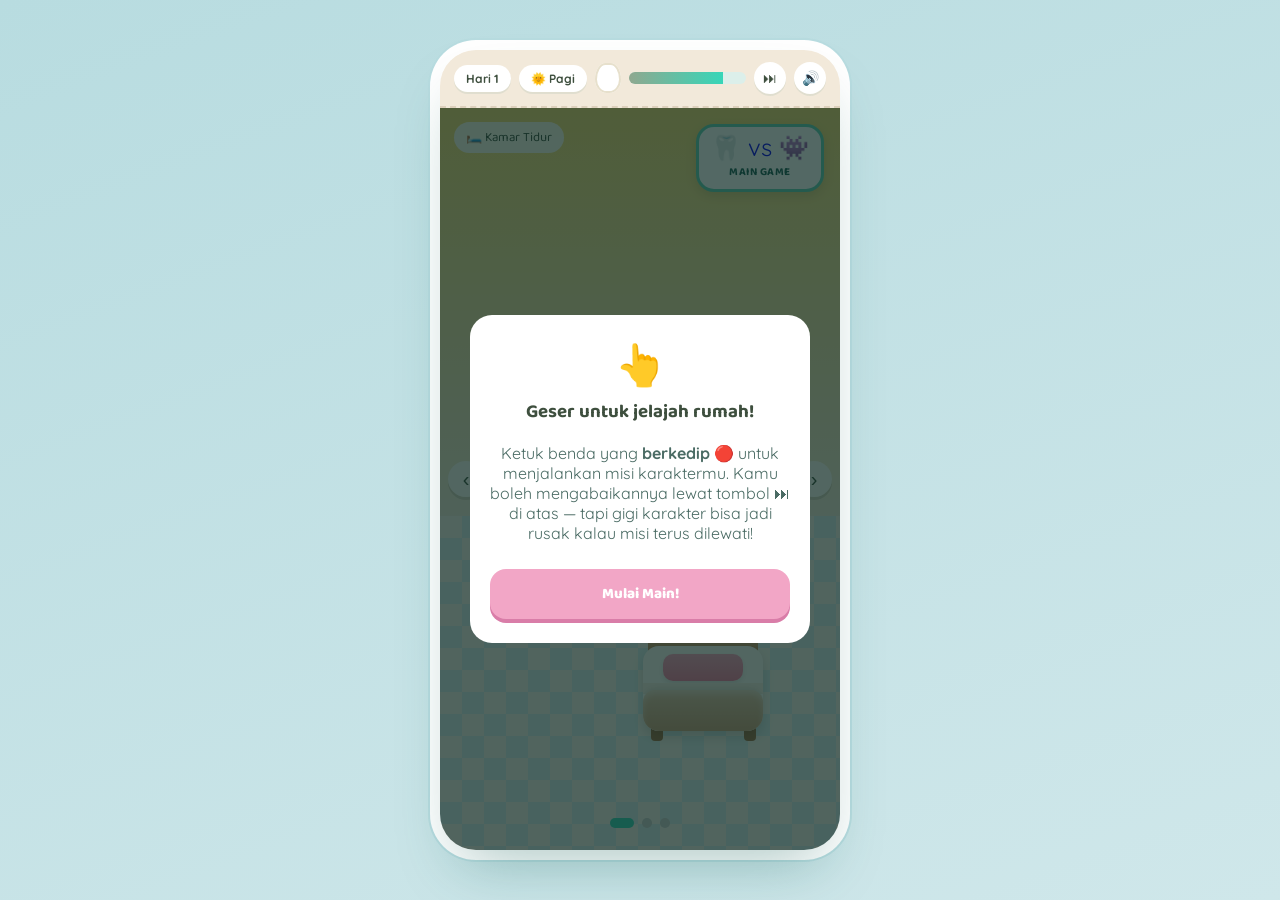
<file: index.html>
<!DOCTYPE html>
<html lang="id">
<head>
  <meta charset="UTF-8">
  <meta name="viewport" content="width=device-width, initial-scale=1.0">
  <title>Gogi - teman gigi mu</title>
  <link rel="preconnect" href="https://fonts.googleapis.com">
  <link href="https://fonts.googleapis.com/css2?family=Baloo+2:wght@600;700;800&family=Quicksand:wght@600;700&display=swap" rel="stylesheet">
  <link rel="stylesheet" href="style.css">
</head>
<body>

   <script src="script.js"></script>
  <script src="audio.js"></script>
  
<style>
  /* Layout Dasar Carousel Rumah */
  .stage {
    position: relative;
    width: 100%;
    max-width: 420px;
    margin: 0 auto;
    overflow: hidden;
  }

  .room-track {
    display: flex;
    width: 100%;
    overflow-x: auto;
    scroll-behavior: smooth;
    scroll-snap-type: x mandatory;
    -webkit-overflow-scrolling: touch;
    scrollbar-width: none; /* Sembunyikan scrollbar Firefox */
  }

  .room-track::-webkit-scrollbar {
    display: none; /* Sembunyikan scrollbar Chrome/Safari */
  }

  .room {
    flex: 0 0 100%;
    width: 100%;
    min-width: 100%;
    scroll-snap-align: start;
    scroll-snap-stop: always;
    position: relative;
    box-sizing: border-box;
  }

  .nav-arrow {
    position: absolute;
    top: 50%;
    transform: translateY(-50%);
    z-index: 10;
    background: rgba(255, 255, 255, 0.8);
    border: none;
    border-radius: 50%;
    width: 36px;
    height: 36px;
    font-size: 20px;
    cursor: pointer;
  }
  .nav-arrow.left { left: 8px; }
  .nav-arrow.right { right: 8px; }

  .room-dots {
    display: flex;
    justify-content: center;
    gap: 8px;
    margin-top: 8px;
  }
  .dot {
    width: 10px;
    height: 10px;
    border-radius: 50%;
    background: #ccc;
    transition: background 0.3s;
  }
  .dot.active {
    background: #37D6B8;
  }
</style>
</head>
<body>

<div class="frame">
  <div class="hud">
    <div class="hud-pill" id="dayPill">Hari 1</div>
    <div class="hud-pill" id="periodPill">🌞 Pagi</div>
    <div class="gigi-meter">
      <div class="gigi-tooth" id="gigiTooth"></div>
      <div class="gigi-track"><div class="gigi-fill" id="gigiFill"></div></div>
    </div>
    <button class="skip-btn" onclick="skipCurrentStage()" title="Lewati misi ini">⏭</button>
     <button class="skip-btn" id="muteBtn" onclick="toggleMute()" title="Suara & narasi">🔊</button>
  </div>

  <div class="stage">
    <div class="room-track" id="roomTrack">

      <!-- KAMAR TIDUR -->
      <div class="room" data-room="kamar">
        <a href="games/index.html" class="game-shortcut" title="Main Mini Game Gigi vs Bakteri!">
          <span class="icon">🦷 vs 👾</span>
          <span class="label">Main Game</span>
        </a>
        <div class="sky pagi" data-sky></div>
        <div class="floor"></div>
        <div class="room-label">🛏️ Kamar Tidur</div>
        <div class="room-bubble" id="kamarBubble">Belum ngantuk~</div>
        <div class="room-char" title="Toothless">
          <svg viewBox="0 0 100 100" width="80" height="80" class="toothless-svg">
            <path d="M 25 35 Q 10 15 30 25" fill="#2b2d35" />
            <path d="M 75 35 Q 90 15 70 25" fill="#2b2d35" />
            <path d="M 20 40 Q 8 30 22 35" fill="#2b2d35" />
            <path d="M 80 40 Q 92 30 78 35" fill="#2b2d35" />
            <path d="M 30 75 Q 10 85 20 92 Q 35 88 38 78" fill="#2b2d35" />
            <ellipse cx="50" cy="68" rx="22" ry="20" fill="#343740" />
            <ellipse cx="38" cy="82" rx="7" ry="10" fill="#2b2d35" />
            <ellipse cx="62" cy="82" rx="7" ry="10" fill="#2b2d35" />
            <ellipse cx="50" cy="42" rx="30" ry="22" fill="#343740" />
            <ellipse cx="36" cy="38" rx="8" ry="10" fill="#76e041" />
            <ellipse cx="64" cy="38" rx="8" ry="10" fill="#76e041" />
            <ellipse cx="37" cy="38" rx="3" ry="7" fill="#15200b" />
            <ellipse cx="63" cy="38" rx="3" ry="7" fill="#15200b" />
            <circle cx="34" cy="34" r="2" fill="#ffffff" />
            <circle cx="60" cy="34" r="2" fill="#ffffff" />
            <path d="M 38 52 Q 50 62 62 52" fill="#1a1b20" stroke="#2b2d35" stroke-width="1" />
            <polygon points="41,52 43,55 45,52" fill="#ffffff" />
            <polygon points="46,52 48,56 50,52" fill="#ffffff" />
            <polygon points="50,52 52,56 54,52" fill="#ffffff" />
            <polygon points="55,52 57,55 59,52" fill="#ffffff" />
          </svg>
        </div>
        <div class="obj" id="objBed" onclick="tapBed()">
          <div class="badge-bang">!</div>
          <div class="custom-bed">
            <div class="headboard"></div>
            <div class="mattress">
              <div class="pillow-pink"></div>
              <div class="sheet"></div>
              <div class="blanket-brown"></div>
            </div>
            <div class="bed-legs">
              <div class="leg left"></div>
              <div class="leg right"></div>
            </div>
          </div>
        </div>
      </div>

 <!-- DAPUR -->
<div class="room" data-room="dapur">
  <div class="sky pagi" data-sky></div>
  <div class="floor"></div>
  <div class="room-label">🍽️ Dapur</div>
  <div class="room-bubble" id="dapurBubble">Belum lapar~</div>
  
  <!-- KARAKTER DUDUK DI LANTAI/SAMPING MEJA -->
  <div class="room-char"> 
    <svg viewBox="0 0 100 100" width="80" height="80" class="toothless-svg">
      <path d="M 25 35 Q 10 15 30 25" fill="#2b2d35" />
      <path d="M 75 35 Q 90 15 70 25" fill="#2b2d35" />
      <path d="M 20 40 Q 8 30 22 35" fill="#2b2d35" />
      <path d="M 80 40 Q 92 30 78 35" fill="#2b2d35" />
      <path d="M 30 75 Q 10 85 20 92 Q 35 88 38 78" fill="#2b2d35" />
      <ellipse cx="50" cy="68" rx="22" ry="20" fill="#343740" />
      <ellipse cx="38" cy="82" rx="7" ry="10" fill="#2b2d35" />
      <ellipse cx="62" cy="82" rx="7" ry="10" fill="#2b2d35" />
      <ellipse cx="50" cy="42" rx="30" ry="22" fill="#343740" />
      <ellipse cx="36" cy="38" rx="8" ry="10" fill="#76e041" />
      <ellipse cx="64" cy="38" rx="8" ry="10" fill="#76e041" />
      <ellipse cx="37" cy="38" rx="3" ry="7" fill="#15200b" />
      <ellipse cx="63" cy="38" rx="3" ry="7" fill="#15200b" />
      <circle cx="34" cy="34" r="2" fill="#ffffff" />
      <circle cx="60" cy="34" r="2" fill="#ffffff" />
      <path d="M 38 52 Q 50 62 62 52" fill="#1a1b20" stroke="#2b2d35" stroke-width="1" />
      <polygon points="41,52 43,55 45,52" fill="#ffffff" />
      <polygon points="46,52 48,56 50,52" fill="#ffffff" />
      <polygon points="50,52 52,56 54,52" fill="#ffffff" />
      <polygon points="55,52 57,55 59,52" fill="#ffffff" />
    </svg>
  </div>

  <!-- MEJA UTAMA -->
  <div class="obj" id="objTable">
    <div class="badge-bang">!</div>
    <div class="table" id="foodTable"></div>
  </div>
</div>

      <!-- KAMAR MANDI -->
      <div class="room" data-room="mandi">
        <div class="sky pagi" data-sky></div>
        <div class="floor"></div>
        <div class="room-label">🚿 Kamar Mandi</div>
        <div class="room-bubble" id="mandiBubble">Gigi masih bersih~</div>
        <div class="room-char"><svg viewBox="0 0 100 100" width="80" height="80" class="toothless-svg">
            <path d="M 25 35 Q 10 15 30 25" fill="#2b2d35" />
            <path d="M 75 35 Q 90 15 70 25" fill="#2b2d35" />
            <path d="M 20 40 Q 8 30 22 35" fill="#2b2d35" />
            <path d="M 80 40 Q 92 30 78 35" fill="#2b2d35" />
            <path d="M 30 75 Q 10 85 20 92 Q 35 88 38 78" fill="#2b2d35" />
            <ellipse cx="50" cy="68" rx="22" ry="20" fill="#343740" />
            <ellipse cx="38" cy="82" rx="7" ry="10" fill="#2b2d35" />
            <ellipse cx="62" cy="82" rx="7" ry="10" fill="#2b2d35" />
            <ellipse cx="50" cy="42" rx="30" ry="22" fill="#343740" />
            <ellipse cx="36" cy="38" rx="8" ry="10" fill="#76e041" />
            <ellipse cx="64" cy="38" rx="8" ry="10" fill="#76e041" />
            <ellipse cx="37" cy="38" rx="3" ry="7" fill="#15200b" />
            <ellipse cx="63" cy="38" rx="3" ry="7" fill="#15200b" />
            <circle cx="34" cy="34" r="2" fill="#ffffff" />
            <circle cx="60" cy="34" r="2" fill="#ffffff" />
            <path d="M 38 52 Q 50 62 62 52" fill="#1a1b20" stroke="#2b2d35" stroke-width="1" />
            <polygon points="41,52 43,55 45,52" fill="#ffffff" />
            <polygon points="46,52 48,56 50,52" fill="#ffffff" />
            <polygon points="50,52 52,56 54,52" fill="#ffffff" />
            <polygon points="55,52 57,55 59,52" fill="#ffffff" />
          </svg></div>
        <div class="obj" id="objBrush" onclick="tapBrush()">
          <div class="badge-bang">!</div>
          <div class="sinkwrap">
            <div class="mirror"><svg viewBox="0 0 100 100" width="80" height="80" class="toothless-svg">
            <path d="M 25 35 Q 10 15 30 25" fill="#2b2d35" />
            <path d="M 75 35 Q 90 15 70 25" fill="#2b2d35" />
            <path d="M 20 40 Q 8 30 22 35" fill="#2b2d35" />
            <path d="M 80 40 Q 92 30 78 35" fill="#2b2d35" />
            <path d="M 30 75 Q 10 85 20 92 Q 35 88 38 78" fill="#2b2d35" />
            <ellipse cx="50" cy="68" rx="22" ry="20" fill="#343740" />
            <ellipse cx="38" cy="82" rx="7" ry="10" fill="#2b2d35" />
            <ellipse cx="62" cy="82" rx="7" ry="10" fill="#2b2d35" />
            <ellipse cx="50" cy="42" rx="30" ry="22" fill="#343740" />
            <ellipse cx="36" cy="38" rx="8" ry="10" fill="#76e041" />
            <ellipse cx="64" cy="38" rx="8" ry="10" fill="#76e041" />
            <ellipse cx="37" cy="38" rx="3" ry="7" fill="#15200b" />
            <ellipse cx="63" cy="38" rx="3" ry="7" fill="#15200b" />
            <circle cx="34" cy="34" r="2" fill="#ffffff" />
            <circle cx="60" cy="34" r="2" fill="#ffffff" />
            <path d="M 38 52 Q 50 62 62 52" fill="#1a1b20" stroke="#2b2d35" stroke-width="1" />
            <polygon points="41,52 43,55 45,52" fill="#ffffff" />
            <polygon points="46,52 48,56 50,52" fill="#ffffff" />
            <polygon points="50,52 52,56 54,52" fill="#ffffff" />
            <polygon points="55,52 57,55 59,52" fill="#ffffff" />
          </svg></div>
            <div class="sink"><div class="brushcup">🪥</div></div>
          </div>
        </div>
      </div>

    </div>
<!-- Tombol Navigasi Panah -->
<button class="nav-arrow left" onclick="scrollRoom(-1)">‹</button>
<button class="nav-arrow right" onclick="scrollRoom(1)">›</button>

<!-- Indikator Dots (Sudah Bersih Tanpa Dot Pink) -->
<div class="room-dots" id="roomDots">
  <div class="dot active" data-i="0" onclick="goToRoom(0)"></div>
  <div class="dot" data-i="1" onclick="goToRoom(1)"></div>
  <div class="dot" data-i="2" onclick="goToRoom(2)"></div>
</div>

     <!-- MODALS -->
    <div class="modal-backdrop" id="modalBrush">
      <div class="modal-card">
        <h3>Sikat Gigi 🪥</h3>
        <p class="sub">Gerakkan sikat memutar lembut ke seluruh gigi, 4-5 kali di tiap bagian ✨</p>
        <div class="progress-track"><div class="progress-fill" id="brushFill"></div></div>
        <div class="mouth" id="brushMouth"></div>
        <div class="info-bubble" id="brushInfoCard">
          <b>Tahukah kamu?</b> Ini namanya <b>teknik Fone's</b> — cara sikat gigi termudah untuk yang baru belajar. Kalau sudah lancar, kamu bisa coba <b>teknik modifikasi Bass</b>: sikat dimiringkan ke arah gusi supaya sisa makanan di sela gigi ikut terangkat.
        </div>
        <button class="btn" id="brushDoneBtn" disabled onclick="closeBrush()">Selesai</button>
      </div>
    </div>

    <div class="modal-backdrop" id="modalQuiz">
      <div class="modal-card">
        <div class="quiz-progress" id="quizProgress">Soal 1 dari 5</div>
        <h3 id="quizQ" style="font-size:15px;"></h3>
        <div id="quizOpts"></div>
        <button class="btn" id="quizNextBtn" style="display:none;" onclick="nextQuizQuestion()">Lanjut</button>
      </div>
    </div>

    <div class="modal-backdrop" id="modalDay">
      <div class="modal-card">
        <h3 id="dayDoneLabel">Hari 1 Selesai! 🌟</h3>
        <div style="font-size:48px; margin:6px 0;">😴</div>
        <div class="stat-row">
          <div class="stat"><b id="quizScoreLabel">0/5</b><span>Jawaban benar</span></div>
          <div class="stat"><b id="gigiScoreLabel">80%</b><span>Kondisi gigi</span></div>
        </div>
        <button class="btn secondary" onclick="nextDay()">Lanjut ke Hari Berikutnya</button>
      </div>
    </div>

    <div class="tip" id="tipScreen">
      <div class="tip-card">
        <div class="ico">👆</div>
        <h3 class="display" style="color:var(--teal-dark, #1c5249); margin:0 0 8px;">Geser untuk jelajah rumah!</h3>
        <p class="sub" style="color:#4a6b64;">Ketuk benda yang <b>berkedip 🔴</b> untuk menjalankan misi karaktermu. Kamu boleh mengabaikannya lewat tombol ⏭ di atas — tapi gigi karakter bisa jadi rusak kalau misi terus dilewati!</p>
        <button class="btn" style="margin-top:10px;" onclick="document.getElementById('tipScreen').style.display='none'; initMission();">Mulai Main!</button>
      </div>
    </div>
  </div>
</div>

<script>
let game = { day:1, gigi:80, stage:'sarapan', missionDone:false };
const stageRoom = { sarapan:'dapur', sikat_pagi:'mandi', camilan:'dapur', sikat_malam:'mandi', tidur:'kamar' };
const stageOrder = ['sarapan','sikat_pagi','camilan','sikat_malam','tidur'];
const roomIndex = { kamar:0, dapur:1, mandi:2 };
const stagePenalty = { sarapan:-5, sikat_pagi:-20, camilan:-5, sikat_malam:-20, tidur:0 };
const skipMsg = {
  sarapan: { id:'dapurBubble', text:'Nggak sarapan? Nanti lemas... 😕' },
  sikat_pagi: { id:'mandiBubble', text:'Nggak sikat gigi? Gigi jadi kotor & mulai rusak! 😢' },
  camilan: { id:'dapurBubble', text:'Baik, nggak jajan dulu 🙂' },
  sikat_malam: { id:'mandiBubble', text:'Tidur tanpa sikat gigi bikin gigi berlubang! 😢' },
};

const breakfastFoods = [
  { emoji:'🍞🥚', label:'Roti & Telur', good:true },
  { emoji:'🍩', label:'Donat Manis', good:false }
];
const snackFoods = [
  { emoji:'🍎🥕', label:'Buah & Sayur', good:true },
  { emoji:'🍬', label:'Permen', good:false }
];

const quizBank = [
  { q:'Gigi sebaiknya disikat berapa kali sehari?', opts:['2 kali','1 kali'], correct:0 },
  { q:'Kapan waktu paling tepat untuk sikat gigi?', opts:['Setelah sarapan & sebelum tidur','Hanya saat mandi pagi'], correct:0 },
  { q:'Bagaimana cara menyikat gigi yang benar?', opts:['Gerakan memutar lembut','Digosok sekuat-kuatnya'], correct:0 },
  { q:'Makanan mana yang paling baik untuk gigi?', opts:['Buah & sayur','Permen & coklat'], correct:0 },
  { q:'Setelah makan makanan manis, sebaiknya kita...', opts:['Sikat gigi setelahnya','Dibiarkan saja'], correct:0 },
];
let quizIndex = 0, quizCorrect = 0;

/* ---------------- Room carousel ---------------- */
const track = document.getElementById('roomTrack');

function scrollRoom(dir){
  const w = track.clientWidth;
  track.scrollBy({ left: dir * w, behavior: 'smooth' });
}

function scrollToRoom(name){
  const w = track.clientWidth;
  track.scrollTo({ left: roomIndex[name] * w, behavior: 'smooth' });
}

track.addEventListener('scroll', ()=>{
  clearTimeout(track._t);
  track._t = setTimeout(()=>{
    const idx = Math.round(track.scrollLeft / track.clientWidth);
    document.querySelectorAll('.dot').forEach((d,i)=>d.classList.toggle('active', i===idx));
  }, 80);
});

/* ---------------- HUD ---------------- */
function updateHUD(){
  document.getElementById('dayPill').textContent = 'Hari ' + game.day;
  const periodMap = { sarapan:'🌞 Pagi', sikat_pagi:'🌞 Pagi', camilan:'⛅ Siang', sikat_malam:'🌙 Malam', tidur:'🌙 Malam' };
  document.getElementById('periodPill').textContent = periodMap[game.stage];
  const skyClass = game.stage==='sarapan'||game.stage==='sikat_pagi' ? 'pagi' : (game.stage==='camilan' ? 'siang' : 'malam');
  document.querySelectorAll('[data-sky]').forEach(s=>{ s.className='sky '+skyClass; });

  const g = Math.max(0, Math.min(100, game.gigi));
  document.getElementById('gigiFill').style.width = g + '%';
  const tooth = document.getElementById('gigiTooth');
  const fill = document.getElementById('gigiFill');
  if(g >= 70){ tooth.style.background='#ffffff'; fill.style.background='linear-gradient(90deg,var(--teal, #37D6B8),#37D6B8)'; }
  else if(g >= 40){ tooth.style.background='#F3E3A8'; fill.style.background='linear-gradient(90deg,var(--sun, #F3E3A8),#F3E3A8)'; }
  else{ tooth.style.background='#C9A46B'; fill.style.background='linear-gradient(90deg,var(--bad, #c9503a),#c9503a)'; }
}
function adjustGigi(n){ game.gigi = Math.max(0, Math.min(100, game.gigi+n)); updateHUD(); }

/* ---------------- Mission state ---------------- */
function initMission(){ applyStage(); scrollToRoom(stageRoom[game.stage]); }

function applyStage(){
  game.missionDone = false;
  updateHUD();
  document.getElementById('objBed').classList.remove('pulse');
  document.getElementById('objTable').classList.remove('pulse');
  document.getElementById('objBrush').classList.remove('pulse');
  document.querySelectorAll('.dot').forEach(d=>d.classList.remove('pending'));

  const targetRoom = stageRoom[game.stage];
  if(targetRoom==='kamar') document.getElementById('objBed').classList.add('pulse');
  if(targetRoom==='dapur') document.getElementById('objTable').classList.add('pulse');
  if(targetRoom==='mandi') document.getElementById('objBrush').classList.add('pulse');
  document.querySelector('.dot[data-i="'+roomIndex[targetRoom]+'"]').classList.add('pending');

  document.getElementById('kamarBubble').textContent = targetRoom==='kamar' ? 'Waktunya tidur! 🌙' : 'Belum ngantuk~';
  document.getElementById('dapurBubble').textContent = targetRoom==='dapur' ? (game.stage==='sarapan' ? 'Aku lapar, sarapan yuk! 🍳' : 'Aku mau camilan~ 😋') : 'Belum lapar~';
  document.getElementById('mandiBubble').textContent = targetRoom==='mandi' ? 'Waktunya sikat gigi! 🪥' : 'Gigi masih bersih~';

  renderFoodTable();
}

function renderFoodTable(){
  const table = document.getElementById('foodTable');
  table.innerHTML = '';
  const active = (game.stage==='sarapan' || game.stage==='camilan');
  const foods = game.stage==='camilan' ? snackFoods : breakfastFoods;
  foods.forEach(f=>{
    const el = document.createElement('div');
    el.className = 'food-slot' + (active ? '' : ' dim');
    el.innerHTML = f.emoji + '<span class="food-label">'+f.label+'</span>';
    if(active) el.onclick = ()=>chooseFood(f);
    table.appendChild(el);
  });
}

function chooseFood(f){
  game.missionDone = true;
  if(!f.good) adjustGigi(-10);
  const bubble = document.getElementById('dapurBubble');
  bubble.innerHTML = f.good
    ? '✅ Enak & sehat untuk gigi!'
    : '⚠️ Manis begini bisa bikin gigi berlubang kalau tak disikat.';
  document.getElementById('objTable').classList.remove('pulse');
  document.querySelector('.dot[data-i="1"]').classList.remove('pending');
  setTimeout(()=>{ advanceStage(); }, 900);
}

function tapBrush(){
  if(stageRoom[game.stage] !== 'mandi') return;
  openBrush();
}
function tapBed(){
  if(stageRoom[game.stage] !== 'kamar') return;
  document.getElementById('modalQuiz').classList.add('active');
  setupQuiz();
}

/* ---------------- Brushing modal ---------------- */
function openBrush(){
  const modal = document.getElementById('modalBrush');
  modal.classList.add('active');
  const mouth = document.getElementById('brushMouth');
  mouth.innerHTML = '';
  document.getElementById('brushFill').style.width = '0%';
  const btn = document.getElementById('brushDoneBtn');
  btn.disabled = true; btn.textContent = 'Selesai';

  const teeth = [];
  for(let i=0;i<4;i++){
    const wrap = document.createElement('div'); wrap.className='tooth-wrap';
    const base = document.createElement('canvas'); base.width=48; base.height=70;
    const plaque = document.createElement('canvas'); plaque.width=48; plaque.height=70;
    wrap.appendChild(base); wrap.appendChild(plaque); mouth.appendChild(wrap);
    drawToothBase(base.getContext('2d'),48,70);
    drawPlaque(plaque.getContext('2d'),48,70);
    const t = { wrap, strokes:0, required:11, clean:false };
    teeth.push(t);

    let brushing=false;
    const erase=(cx,cy)=>{
      const rect = plaque.getBoundingClientRect();
      const x=cx-rect.left, y=cy-rect.top;
      if(x<-10||y<-10||x>rect.width+10||y>rect.height+10) return;
      const ctx = plaque.getContext('2d');
      ctx.save(); ctx.globalCompositeOperation='destination-out';
      ctx.beginPath(); ctx.arc(x,y,15,0,Math.PI*2); ctx.fill(); ctx.restore();
      if(!t.clean){
        t.strokes++;
        if(t.strokes>=t.required){ t.clean=true; ctx.clearRect(0,0,48,70); wrap.classList.add('done'); spawnSparkle(wrap); }
        const cleanCount = teeth.filter(x=>x.clean).length;
        const pct = Math.round((cleanCount/teeth.length)*100);
        document.getElementById('brushFill').style.width = pct+'%';
        if(pct>=100){ btn.disabled=false; btn.textContent='Gigi Bersih! Selesai ✓'; }
      }
    };
    const start=(e)=>{brushing=true; move(e); e.preventDefault();};
    const move=(e)=>{ if(!brushing) return; const pt=e.touches?e.touches[0]:e; erase(pt.clientX,pt.clientY); };
    const end=()=>{brushing=false;};
    plaque.addEventListener('mousedown',start);
    plaque.addEventListener('mousemove',move);
    window.addEventListener('mouseup',end);
    plaque.addEventListener('touchstart',start,{passive:false});
    plaque.addEventListener('touchmove',move,{passive:false});
    plaque.addEventListener('touchend',end);
  }
}
function drawToothBase(ctx,w,h){ ctx.clearRect(0,0,w,h); ctx.fillStyle='#fff'; toothPath(ctx,w,h); ctx.fill(); ctx.strokeStyle='#EADFC8'; ctx.lineWidth=2; toothPath(ctx,w,h); ctx.stroke(); }
function toothPath(ctx,w,h){
  ctx.beginPath();
  ctx.moveTo(2,h*0.35);
  ctx.quadraticCurveTo(2,2,w*0.5,2);
  ctx.quadraticCurveTo(w-2,2,w-2,h*0.35);
  ctx.quadraticCurveTo(w-2,h*0.8,w*0.72,h-4);
  ctx.quadraticCurveTo(w*0.5,h*0.7,w*0.28,h-4);
  ctx.quadraticCurveTo(2,h*0.8,2,h*0.35);
  ctx.closePath();
}
function drawPlaque(ctx,w,h){
  ctx.clearRect(0,0,w,h); ctx.save(); toothPath(ctx,w,h); ctx.clip();
  ctx.fillStyle='rgba(178,163,74,0.9)';
  for(let i=0;i<6;i++){ const bx=Math.random()*w, by=Math.random()*h*0.85+h*0.05, br=8+Math.random()*9;
    ctx.beginPath(); ctx.arc(bx,by,br,0,Math.PI*2); ctx.fill(); }
  ctx.restore();
}
function spawnSparkle(wrap){ const s=document.createElement('div'); s.className='sparkle'; s.textContent='✨'; s.style.left='10px'; s.style.top='-6px'; wrap.appendChild(s); setTimeout(()=>s.remove(),900); }

function closeBrush(){
  document.getElementById('modalBrush').classList.remove('active');
  game.missionDone = true;
  adjustGigi(15);
  document.getElementById('objBrush').classList.remove('pulse');
  document.querySelector('.dot[data-i="2"]').classList.remove('pending');
  advanceStage();
}

/* ---------------- Lewati misi ---------------- */
function skipCurrentStage(){
  const anyModalOpen = document.querySelector('.modal-backdrop.active');
  if(anyModalOpen) return;

  if(game.stage === 'tidur'){
    document.getElementById('quizScoreLabel').textContent = '0/5 (kuis dilewati)';
    document.getElementById('gigiScoreLabel').textContent = Math.round(game.gigi)+'%';
    document.getElementById('dayDoneLabel').textContent = 'Hari '+game.day+' Selesai! 🌟';
    document.getElementById('modalDay').classList.add('active');
    return;
  }

  const wasSkipped = !game.missionDone;
  if(wasSkipped){
    const penalty = stagePenalty[game.stage];
    if(penalty) adjustGigi(penalty);
    const msg = skipMsg[game.stage];
    if(msg) document.getElementById(msg.id).textContent = msg.text;
  }
  setTimeout(()=>{ advanceStage(); }, wasSkipped ? 800 : 0);
}

/* ---------------- Stage progression ---------------- */
function advanceStage(){
  const i = stageOrder.indexOf(game.stage);
  if(i < stageOrder.length-1){
    game.stage = stageOrder[i+1];
    applyStage();
    scrollToRoom(stageRoom[game.stage]);
  }
}

/* ---------------- Quiz ---------------- */
function setupQuiz(){ quizIndex=0; quizCorrect=0; renderQuiz(); }
function renderQuiz(){
  const item = quizBank[quizIndex];
  document.getElementById('quizProgress').textContent = 'Soal '+(quizIndex+1)+' dari '+quizBank.length;
  document.getElementById('quizQ').textContent = item.q;
  const wrap = document.getElementById('quizOpts'); wrap.innerHTML='';
  document.getElementById('quizNextBtn').style.display='none';
  item.opts.forEach((opt,i)=>{
    const b = document.createElement('button'); b.className='quiz-opt'; b.textContent=opt;
    b.onclick = ()=>{
      wrap.querySelectorAll('.quiz-opt').forEach(o=>o.disabled=true);
      if(i===item.correct){ b.classList.add('correct'); b.textContent+='  ✓'; quizCorrect++; }
      else{ b.classList.add('wrong'); b.textContent+='  ✗'; wrap.children[item.correct].classList.add('correct'); }
      document.getElementById('quizNextBtn').style.display='block';
      document.getElementById('quizNextBtn').textContent = (quizIndex<quizBank.length-1) ? 'Soal Berikutnya' : 'Lihat Ringkasan';
    };
    wrap.appendChild(b);
  });
}
function nextQuizQuestion(){
  quizIndex++;
  if(quizIndex>=quizBank.length){
    document.getElementById('modalQuiz').classList.remove('active');
    document.getElementById('quizScoreLabel').textContent = quizCorrect+'/'+quizBank.length;
    document.getElementById('gigiScoreLabel').textContent = Math.round(game.gigi)+'%';
    document.getElementById('dayDoneLabel').textContent = 'Hari '+game.day+' Selesai! 🌟';
    document.getElementById('modalDay').classList.add('active');
  } else { renderQuiz(); }
}

/* ---------------- Day loop ---------------- */
function nextDay(){
  document.getElementById('modalDay').classList.remove('active');
  game.day++;
  game.stage = 'sarapan';
  document.getElementById('objBed').classList.remove('pulse');
  applyStage();
  scrollToRoom('dapur');
}


updateHUD();
</script>
</body>
</html>
</file>
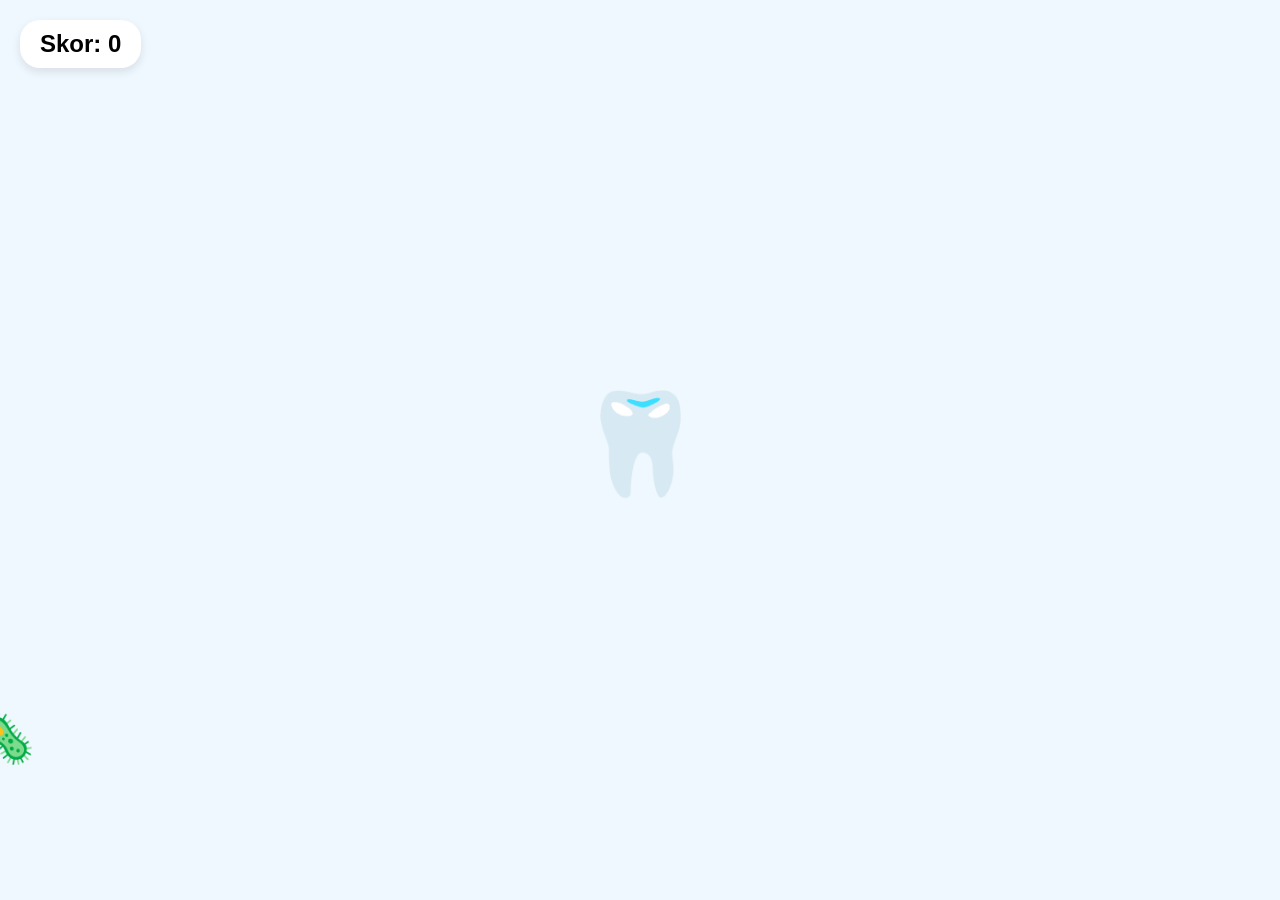
<file: games/index.html>
<!DOCTYPE html>
<html lang="id">
<head>
    <meta charset="UTF-8">
    <meta name="viewport" content="width=device-width, initial-scale=1.0">
    <title>Smilence: Tooth Defender</title>
    <style>
        body { margin: 0; overflow: hidden; background-color: #f0f8ff; font-family: sans-serif; touch-action: none; }
        canvas { display: block; }
        #ui { position: absolute; top: 20px; left: 20px; pointer-events: none; }
        .score-board { font-size: 24px; font-weight: bold; background: white; padding: 10px 20px; border-radius: 20px; box-shadow: 0 4px 10px rgba(0,0,0,0.1); }
        #game-over { 
            position: absolute; top: 50%; left: 50%; transform: translate(-50%, -50%); 
            background: white; padding: 30px; border-radius: 20px; text-align: center; 
            display: none; box-shadow: 0 10px 30px rgba(0,0,0,0.2); 
        }
        button { padding: 10px 25px; font-size: 18px; background: #3498db; color: white; border: none; border-radius: 10px; cursor: pointer; }
    </style>
</head>
<body>

<div id="ui">
    <div class="score-board">Skor: <span id="score">0</span></div>
</div>

<div id="game-over">
    <h1>Aduh, Giginya Sakit! 🦷🆘</h1>
    <h2 id="final-score">Skor: 0</h2>
    <button onclick="resetGame()">Main Lagi</button>
</div>

<canvas id="gameCanvas"></canvas>

<script>
    const canvas = document.getElementById('gameCanvas');
    const ctx = canvas.getContext('2d');
    const scoreEl = document.getElementById('score');
    const gameOverEl = document.getElementById('game-over');

    canvas.width = window.innerWidth;
    canvas.height = window.innerHeight;

    let score = 0;
    let health = 5;
    let gameActive = true;
    let enemies = [];
    let particles = [];

    const tooth = { x: canvas.width / 2, y: canvas.height / 2, size: 100 };

    class Enemy {
        constructor() {
            this.size = 40 + Math.random() * 20;
            const side = Math.floor(Math.random() * 4);
            if(side === 0) { this.x = -50; this.y = Math.random() * canvas.height; }
            else if(side === 1) { this.x = canvas.width + 50; this.y = Math.random() * canvas.height; }
            else if(side === 2) { this.y = -50; this.x = Math.random() * canvas.width; }
            else { this.y = canvas.height + 50; this.x = Math.random() * canvas.width; }

            this.type = Math.random() > 0.5 ? '🦠' : '🍬';
            const angle = Math.atan2(tooth.y - this.y, tooth.x - this.x);
            this.vx = Math.cos(angle) * (1.5 + score/150);
            this.vy = Math.sin(angle) * (1.5 + score/150);
        }
        draw() {
            ctx.font = `${this.size}px Arial`;
            ctx.textAlign = 'center';
            ctx.textBaseline = 'middle';
            ctx.fillText(this.type, this.x, this.y);
        }
        update() {
            this.x += this.vx; this.y += this.vy;
            const dist = Math.hypot(tooth.x - this.x, tooth.y - this.y);
            if (dist < 60) { health--; createExplosion(this.x, this.y, '#8b5a2b'); return true; }
            return false;
        }
    }

    function createExplosion(x, y, color) {
        for(let i = 0; i < 10; i++) particles.push({
            x, y, color, vx: (Math.random()-0.5)*8, vy: (Math.random()-0.5)*8, alpha: 1
        });
    }

    function drawTooth() {
        ctx.save();
        
        // EFEK PERUBAHAN WARNA (Makin sedikit health, makin cokelat)
        // Kita gunakan filter canvas untuk mengubah emoji putih jadi cokelat
        let sepia = (5 - health) * 20; // 0% sampai 100%
        let brightness = 100 - ((5 - health) * 10); // Makin redup/gelap
        
        ctx.filter = `sepia(${sepia}%) saturate(300%) brightness(${brightness}%)`;
        
        ctx.font = `${tooth.size}px Arial`;
        ctx.textAlign = 'center';
        ctx.textBaseline = 'middle';
        ctx.fillText('🦷', tooth.x, tooth.y);
        
        ctx.restore();
    }

    function animate() {
        if(!gameActive) return;
        ctx.clearRect(0, 0, canvas.width, canvas.height);
        drawTooth();

        enemies = enemies.filter(e => { 
            const hit = e.update(); 
            if(!hit) e.draw(); 
            return !hit; 
        });

        particles = particles.filter(p => {
            p.x += p.vx; p.y += p.vy; p.alpha -= 0.03;
            ctx.globalAlpha = p.alpha;
            ctx.fillStyle = p.color;
            ctx.beginPath(); ctx.arc(p.x, p.y, 3, 0, Math.PI*2); ctx.fill();
            ctx.globalAlpha = 1;
            return p.alpha > 0;
        });

        if(health <= 0) { gameActive = false; gameOverEl.style.display = 'block'; document.getElementById('final-score').innerText = `Skor: ${score}`; }
        requestAnimationFrame(animate);
    }

    function handleInput(e) {
        if(!gameActive) return;
        const x = e.touches ? e.touches[0].clientX : e.clientX;
        const y = e.touches ? e.touches[0].clientY : e.clientY;
        enemies = enemies.filter(e => {
            if(Math.hypot(x - e.x, y - e.y) < e.size) {
                score += 10; scoreEl.innerText = score;
                createExplosion(e.x, e.y, e.type === '🦠' ? '#2ecc71' : '#f1c40f');
                return false;
            }
            return true;
        });
    }

    window.addEventListener('mousedown', handleInput);
    window.addEventListener('touchstart', handleInput);
    function spawn() { if(gameActive) { enemies.push(new Enemy()); setTimeout(spawn, Math.max(400, 1500 - score * 5)); } }
    function resetGame() { location.reload(); }

    animate();
    spawn();
</script>
</body>
</html>
</file>
<file: style.css>
:root{
    --bg:#F2E9DA; --teal:#8FA88F; --teal-dark:#3E4F3E;
    --coral:#F2A6C6; --coral-dark:#D97DA8;
    --sun:#F5DB6E; --sun-dark:#C9A93A;
    --bad:#E8654B; --ink:#1A1A1A;
    --tile-a:#F2E9DA; --tile-b:#B8DCE0;
}
*{box-sizing:border-box; -webkit-tap-highlight-color:transparent;}
html,body{margin:0;height:100%;}
body{font-family:'Quicksand',sans-serif; color:var(--ink); background:linear-gradient(160deg,#B8DCE0,#CFE7EA);
    display:flex; align-items:center; justify-content:center; min-height:100vh; padding:20px 10px;}
h1,h2,.display{font-family:'Baloo 2',sans-serif;}

.frame{width:400px; max-width:100%; height:800px; max-height:92vh; background:#fff; border-radius:36px; overflow:hidden;
    position:relative; display:flex; flex-direction:column;
    box-shadow:0 30px 60px -20px rgba(14,93,82,.35), 0 0 0 10px #fff, 0 0 0 12px #B8DCE0;}

/* Mengatur posisi parent ruang agar posisi absolut shortcut pas */
.room {
    position: relative;
}
/* Pastikan tombol panah slide selalu berada di lapisan paling atas */
.nav-btn, .room-btn, .arrow-btn { 
    position: absolute;
    z-index: 100 !important; /* Angka tinggi agar tidak tertutup objek apapun */
    cursor: pointer;
}

/* Kotak Pintasan Game Kanan Atas Kamar */
.game-shortcut {
    position: absolute;
    top: 16px;
    right: 16px;
    z-index: 10;
    display: flex;
    flex-direction: column;
    align-items: center;
    justify-content: center;
    background: #ffffff;
    border: 3px solid #62d2b7;
    border-radius: 18px;
    padding: 8px 12px;
    text-decoration: none;
    box-shadow: 0 4px 12px rgba(0, 0, 0, 0.12);
    transition: transform 0.2s ease, box-shadow 0.2s ease;
    cursor: pointer;
}

.game-shortcut .icon {
    font-size: 24px;
    line-height: 1;
    margin-bottom: 4px;
}

.game-shortcut .label {
    font-family: 'Baloo 2', cursive;
    font-size: 11px;
    font-weight: 700;
    color: #1a5e55;
    text-transform: uppercase;
    letter-spacing: 0.5px;
}

/* Efek Hover & Klik */
.game-shortcut:hover {
    transform: translateY(-2px) scale(1.05);
    box-shadow: 0 6px 16px rgba(0, 0, 0, 0.18);
    background-color: #f0fdf9;
}

.game-shortcut:active {
    transform: translateY(0) scale(0.98);
}

/* Container Utama Tempat Tidur */
.custom-bed {
    position: relative;
    width: 130px;
    height: 140px;
    display: flex;
    flex-direction: column;
    align-items: center;
}

/* Headboard Kayu di Belakang */
.custom-bed .headboard {
    width: 110px;
    height: 60px;
    background: linear-gradient(to bottom, #d2a172, #b88358);
    border-radius: 12px 12px 0 0;
    box-shadow: inset 0 -3px 0 rgba(0, 0, 0, 0.15);
    z-index: 1;
}

/* Kasur Utama */
.custom-bed .mattress {
    position: relative;
    width: 120px;
    height: 85px;
    background: #fdfaf7;
    border-radius: 16px;
    margin-top: -30px;
    box-shadow: 0 6px 12px rgba(0, 0, 0, 0.15);
    display: flex;
    flex-direction: column;
    align-items: center;
    overflow: hidden;
    z-index: 2;
}

/* Bantal Pink */
.custom-bed .pillow-pink {
    width: 80px;
    height: 32px;
    background: linear-gradient(to bottom, #fba1be, #f47ca0);
    border-radius: 10px;
    margin-top: 8px;
    box-shadow: 0 3px 6px rgba(0, 0, 0, 0.1);
}

/* Sprei Putih/Krem */
.custom-bed .sheet {
    width: 100%;
    height: 12px;
    background: #f5ebe1;
    margin-top: 2px;
}

/* Selimut Cokelat Warm dengan Lipatan */
.custom-bed .blanket-brown {
    width: 100%;
    height: 48px;
    background: linear-gradient(to bottom, #e3c4a8, #cd9f79);
    border-radius: 12px 12px 14px 14px;
    margin-top: -4px;
    box-shadow: inset 0 4px 6px rgba(255, 255, 255, 0.4), 0 -2px 4px rgba(0, 0, 0, 0.08);
}

/* Kaki Tempat Tidur */
.custom-bed .bed-legs {
    width: 105px;
    display: flex;
    justify-content: space-between;
    margin-top: -4px;
    z-index: 1;
}

.custom-bed .leg {
    width: 12px;
    height: 14px;
    background: #a36f45;
    border-radius: 0 0 4px 4px;
}

/* Mengatur posisi tempat tidur ke agak kanan tengah */
#objBed {
    position: absolute;
    bottom: 80px;      /* Jarak dari batas bawah lantai */
    right: 18%;        /* Geser ke kanan (makin kecil persentasenya, makin ke kanan) */
    transform: none;   /* Menghapus centering otomatis jika ada */
    z-index: 2;
}

.room-char {
    position: absolute;
    bottom: 75px;      /* Posisi tinggi di lantai */
    left: 20%;         /* Di sebelah kiri tempat tidur */
    z-index: 3;
    display: flex;
    justify-content: center;
    align-items: center;
    filter: drop-shadow(0 4px 6px rgba(0, 0, 0, 0.2)); /* Efek bayangan halus */
    transition: transform 0.2s ease;
    cursor: pointer;
}

/* Animasi melompat kecil saat Toothless diklik/di-hover */
.room-char:hover {
    transform: translateY(-5px) scale(1.05);
}

.toothless-svg {
    display: block;
}

/* Mengatur posisi bubble teks agar melayang bebas di tengah atas kucing */
#kamarBubble, .room-bubble {
    position: absolute;
    top: 42%;             /* Posisi tinggi bubble di tengah area kamar */
    left: 50%;            /* Tepat di tengah secara horizontal */
    transform: translateX(-50%); /* Menjaga agar posisi benar-benar presisi di tengah */
    z-index: 10;          /* Memastikan bubble selalu berada di atas objek lain */
    margin: 0;            /* Menghapus margin luar yang bikin geser/turun */
    pointer-events: none; /* Supaya klik tidak terhalang oleh bubble */
}

/* ---- HUD ---- */
.hud{display:flex; align-items:center; justify-content:space-between; gap:8px; padding:12px 14px; background:var(--bg);
    border-bottom:2px dashed #DDD0BC; flex-shrink:0; z-index:30; position:relative;}
.hud-pill{background:#fff; border-radius:999px; padding:6px 12px; font-weight:800; font-size:12px; color:var(--teal-dark);
    box-shadow:0 2px 0 rgba(14,93,82,.08); white-space:nowrap;}
.gigi-meter{flex:1; display:flex; align-items:center; gap:8px;}
.gigi-tooth{width:26px; height:30px; flex-shrink:0; border-radius:40% 40% 45% 45%/55% 55% 45% 45%; transition:background .4s; background:#fff; box-shadow:inset 0 0 0 2px #e7e0cc;}
.gigi-track{flex:1; height:12px; background:#DCEFEA; border-radius:999px; overflow:hidden;}
.gigi-fill{height:100%; width:80%; background:linear-gradient(90deg,var(--teal),#37D6B8); transition:width .4s, background .4s;}
.skip-btn{flex-shrink:0; width:32px; height:32px; border-radius:50%; background:#fff; border:none; box-shadow:0 2px 0 rgba(14,93,82,.08);
    font-size:14px; color:var(--teal-dark); cursor:pointer; display:flex; align-items:center; justify-content:center;}
.skip-btn:active{transform:translateY(2px);}

/* ---- Stage / room carousel (SUDAH DIPERBAIKI) ---- */
.stage {
    flex: 1;
    position: relative;
    overflow: hidden;
    width: 100%;
    min-width: 0;
}

.room-track {
    display: flex;
    height: 100%;
    width: 100%;
    overflow-x: auto;
    overflow-y: hidden;
    scroll-snap-type: x mandatory;
    scroll-behavior: smooth;
    -webkit-overflow-scrolling: touch;
    scrollbar-width: none;
    min-width: 0;
}

.room-track::-webkit-scrollbar {
    display: none;
}

.room {
    flex: 0 0 100%;
    width: 100%;
    min-width: 100%;
    scroll-snap-align: center;
    scroll-snap-stop: always;
    position: relative;
    overflow: hidden;
    display: flex;
    flex-direction: column;
    align-items: center;
    justify-content: flex-end;
}

.sky{position:absolute; top:0; left:0; right:0; height:55%; transition:background 1s;}
.sky.pagi{background:linear-gradient(180deg,#F5DB6E,#F2E9DA);}
.sky.siang{background:linear-gradient(180deg,#B8DCE0,#F2E9DA);}
.sky.malam{background:linear-gradient(180deg,#3E4F3E,#8FA88F);}
.floor{position:absolute; left:0; right:0; bottom:0; height:45%;
    background-image:linear-gradient(45deg, var(--tile-b) 25%, transparent 25%),linear-gradient(-45deg, var(--tile-b) 25%, transparent 25%),
    linear-gradient(45deg, transparent 75%, var(--tile-b) 75%),linear-gradient(-45deg, transparent 75%, var(--tile-b) 75%);
    background-size:44px 44px; background-color:var(--tile-a); background-position:0 0,0 22px,22px -22px,-22px 0px; opacity:.5;}

.room-label{position:absolute; top:14px; left:14px; z-index:5; background:rgba(255,255,255,.85); font-family:'Baloo 2';
    font-size:13px; color:var(--teal-dark); padding:5px 12px; border-radius:999px;}

.room-char{font-size:56px; margin-bottom:8px; z-index:4; animation:bob 2.6s ease-in-out infinite; filter:drop-shadow(0 6px 4px rgba(0,0,0,.15));}
@keyframes bob{0%,100%{transform:translateY(0);}50%{transform:translateY(-7px);}}
.room-bubble{background:#fff; border-radius:14px; padding:8px 14px; font-weight:700; font-size:12px; box-shadow:0 3px 0 #DDD0BC;
    margin-bottom:8px; z-index:4; max-width:220px; text-align:center;}

/* interactive object base */
.obj{position:relative; z-index:3; margin-bottom:14px; cursor:pointer;}
.obj.pulse{animation:pulseGlow 1.2s ease-in-out infinite;}
@keyframes pulseGlow{0%,100%{transform:scale(1);}50%{transform:scale(1.07);}}
.obj .badge-bang{position:absolute; top:-14px; right:-10px; width:24px; height:24px; background:var(--coral); color:#fff;
    border-radius:50%; display:flex; align-items:center; justify-content:center; font-size:13px; font-weight:900; border:3px solid #fff;
    display:none;}
.obj.pulse .badge-bang{display:flex; animation:bounce .8s ease-in-out infinite;}
@keyframes bounce{0%,100%{transform:translateY(0);}50%{transform:translateY(-4px);}}

/* --- Kamar Tidur --- */
.bed{width:200px; height:110px; background:#fff; border-radius:18px 18px 30px 30px; box-shadow:0 6px 0 #DDD0BC; position:relative; display:flex; align-items:center; justify-content:center;}
.bed::before{content:''; position:absolute; top:-18px; left:10px; width:70px; height:40px; background:var(--coral); border-radius:14px;}
.bed .tooth-pillow{position:absolute; top:-30px; left:24px; font-size:30px;}
.bed .blanket{position:absolute; bottom:0; left:0; right:0; height:60%; background:var(--teal); border-radius:0 0 30px 30px;}

/* --- Dapur --- */
.room-char, 
.badge-bang {
  pointer-events: none !important;
}
.table {
  width: 220px;
  height: 80px;
  background: #B9926B;
  border-radius: 14px;
  box-shadow: 0 6px 0 #96714E;
  display: flex;
  align-items: center;
  justify-content: space-around;
  gap: 10px;
  padding: 0 14px;
  position: relative;
  z-index: 3;
  margin-bottom: 90px; /* Nilai dinaikkan agar meja terangkat ke atas lantai */
}
.food-slot{width:70px; height:70px; background:#fff; border-radius:16px; display:flex; align-items:center; justify-content:center; font-size:32px;
    box-shadow:0 3px 0 #DDD0BC; position:relative; transition:transform .15s;}
.food-slot:active{transform:scale(.93);}
.food-slot.dim{opacity:.4; filter:grayscale(1); cursor:default;}
.food-label{position:absolute; bottom:-20px; left:0; right:0; text-align:center; font-size:10px; font-weight:800; color:var(--teal-dark);}

/* --- Kamar mandi --- */
.sinkwrap {
  display: flex; 
  flex-direction: column; 
  align-items: center;
  transform: translateY(-40px); /* Tambahkan ini agar seluruh wastapel & cermin NAIK */
}

.mirror {
  width: 110px; 
  height: 130px; 
  background: linear-gradient(160deg, #dff5ef, #bfeadf); 
  border: 8px solid #7c5a3a; 
  border-radius: 14px;
  display: flex; 
  align-items: flex-end; 
  justify-content: center; 
  font-size: 44px; 
  margin-bottom: -6px;
}

.sink {
  width: 150px; 
  height: 60px; 
  background: #fff; 
  border-radius: 0 0 30px 30px; 
  box-shadow: 0 5px 0 #B8DCE0; 
  position: relative;
  display: flex; 
  align-items: center; 
  justify-content: center;
}

.brushcup {
  width: 56px; 
  height: 56px; 
  background: #fff; 
  border-radius: 12px; 
  box-shadow: 0 3px 0 #DDD0BC; 
  display: flex; 
  align-items: center; 
  justify-content: center; 
  font-size: 26px;
}

/* ---- nav arrows + dots ---- */
.nav-arrow{position:absolute; top:50%; transform:translateY(-50%); width:42px; height:42px; border-radius:50%;
    background:rgba(255,255,255,.85); display:flex; align-items:center; justify-content:center; font-size:20px; color:var(--teal-dark);
    box-shadow:0 3px 0 rgba(0,0,0,.12); z-index:20; border:none; cursor:pointer;}
.nav-arrow.left{left:10px;} .nav-arrow.right{right:10px;}
.room-dots{position:absolute; bottom:12px; left:50%; transform:translateX(-50%); display:flex; gap:8px; z-index:20;}
.dot{width:10px; height:10px; border-radius:50%; background:rgba(255,255,255,.55); position:relative;}
.dot.active{background:#fff;}
.dot .mini-badge{position:absolute; top:-6px; right:-6px; width:8px; height:8px; background:var(--coral); border-radius:50%; display:none;}
.dot.pending .mini-badge{display:block;}

/* ---- Modal ---- */
.modal-backdrop{position:absolute; inset:0; background:rgba(10,40,35,.55); display:none; align-items:center; justify-content:center; z-index:50; padding:20px;}
.modal-backdrop.active{display:flex;}
.modal-card{background:#fff; border-radius:24px; padding:22px 20px; width:100%; max-width:320px; text-align:center; box-shadow:0 20px 40px rgba(0,0,0,.25);}
.modal-card h3{font-family:'Baloo 2'; font-size:18px; color:var(--teal-dark); margin:0 0 6px;}
.modal-card p.sub{font-size:13px; color:#4a6b64; margin:0 0 14px;}

.btn{font-family:'Baloo 2'; font-weight:800; font-size:15px; color:#fff; background:var(--coral); border:none; padding:13px 20px;
    border-radius:16px; cursor:pointer; box-shadow:0 4px 0 var(--coral-dark); width:100%;}
.btn:active{transform:translateY(3px); box-shadow:0 1px 0 var(--coral-dark);}
.btn.secondary{background:var(--teal); box-shadow:0 4px 0 var(--teal-dark);}
.btn:disabled{opacity:.4;}

/* brushing */
.mouth{background:#e1aec4; border-radius:20px; padding:14px 10px 18px; display:flex; justify-content:center; gap:6px; margin:6px 0 10px;}
.tooth-wrap{position:relative; width:48px; height:70px;}
.tooth-wrap:nth-child(odd){margin-top:5px;}
.tooth-wrap canvas{position:absolute; top:0; left:0; touch-action:none;}
.tooth-wrap.done::after{content:'✓'; position:absolute; top:-12px; right:-4px; background:var(--teal); color:#fff; font-size:10px; font-weight:800;
    width:16px; height:16px; border-radius:50%; display:flex; align-items:center; justify-content:center;}
.progress-track{width:100%; height:12px; background:#DCEFEA; border-radius:999px; overflow:hidden; margin-bottom:10px;}
.progress-fill{height:100%; width:0%; background:linear-gradient(90deg,var(--teal),#37D6B8); transition:width .25s;}
.sparkle{position:absolute; font-size:18px; pointer-events:none; animation:pop .9s ease forwards;}
@keyframes pop{0%{transform:scale(0) translateY(0); opacity:1;}70%{transform:scale(1.3) translateY(-24px); opacity:1;}100%{transform:scale(.6) translateY(-40px); opacity:0;}}

/* quiz */
.quiz-progress{font-size:11px; font-weight:800; color:var(--teal-dark); margin-bottom:6px;}
.quiz-opt{display:block; width:100%; text-align:left; background:var(--bg); border:3px solid transparent; border-radius:14px;
    padding:12px 14px; font-family:'Quicksand'; font-weight:700; font-size:13px; color:var(--ink); margin-bottom:8px; cursor:pointer;}
.quiz-opt.correct{background:#DCF7E9; border-color:var(--teal);}
.quiz-opt.wrong{background:#FDE1DC; border-color:var(--bad);}

.info-bubble{background:#FFF8E6; border:2px solid #FFE1A0; border-radius:14px; padding:10px 12px; font-size:12px; margin-top:8px; text-align:left;}
.info-bubble.bad{background:#FDEAE6; border-color:#F7C0B4;}

.stat-row{display:flex; gap:10px; justify-content:center; margin:12px 0;}
.stat{background:var(--bg); border-radius:14px; padding:10px 16px;}
.stat b{display:block; font-family:'Baloo 2'; font-size:18px; color:var(--teal-dark);}
.stat span{font-size:10px; color:#5b7a74;}

/* tip */
.tip{position:absolute; inset:0; background:rgba(10,40,35,.7); z-index:60; display:flex; align-items:center; justify-content:center; padding:30px;}
.tip-card{background:#fff; border-radius:22px; padding:24px 20px; text-align:center;}
.tip-card .ico{font-size:40px; margin-bottom:8px;}

/* Atur container indikator titik */
.room-dots {
  display: flex;
  justify-content: center;
  align-items: center;
  gap: 8px;
  padding: 10px 0;
 
  border-bottom-left-radius: 20px;
  border-bottom-right-radius: 20px;
}

/* Ukuran dan warna titik standar */
.dot {
  width: 10px;
  height: 10px;
  border-radius: 50%;
  background-color: #d1d5db; /* Warna abu-abu saat tidak aktif */
  transition: all 0.3s ease;
  cursor: pointer;
}

/* Warna saat ruangan aktif */
.dot.active {
  width: 24px; /* Efek memanjang rapi saat aktif */
  border-radius: 12px;
  background-color: #37d6b8; /* Warna hijau toska */
}

/* Mengatur Container Meja */
#objTable {
  position: relative;
  display: flex;
  flex-direction: column;
  align-items: center;
}

/* Mengatur Karakter Agar Naik Tepat ke Atas Meja */
#objTable .room-char {
  position: absolute;
  top: -50px; /* Jarak karakter terangkat di atas meja */
  left: 10px; /* Geser posisi karakter di sebelah kiri meja */
  z-index: 10;
  margin: 0;
}

/* Mengatur Teks Label Makanan Agar Berada di Bawah Meja */
.food-card {
  position: relative;
  display: flex;
  flex-direction: column;
  align-items: center;
}

.food-label {
  position: absolute;
  bottom: -25px; /* Menggeser posisi teks keluar dari bawah meja */
  font-size: 11px;
  font-weight: bold;
  white-space: nowrap;
  color: #4a4a4a;
}
/* Mengatur Meja */
.table {
  position: relative;
  overflow: visible !important; /* Agar tulisan di bawah meja tidak terpotong */
  margin-bottom: 85px; /* Menaikkan meja sedikit dari lantai */
}

/* Mengatur Elemen Card Makanan di Dalam JS/HTML */
.food-card {
  position: relative;
  display: flex;
  flex-direction: column;
  align-items: center;
}

/* Menurunkan Teks ke Luar Meja */
.food-label, 
.food-card span {
  position: absolute;
  top: 75px; /* Menurunkan teks tepat ke bawah papan meja cokelat */
  left: 50%;
  transform: translateX(-50%);
  white-space: nowrap;
  font-size: 12px;
  font-weight: bold;
  color: #4a4a4a;
}
/* Mengatur Karakter Berdiri Pas Di Bawah Bubble & Jauh Dari Meja */
.room-char {
  position: absolute;
  top: 32%;            /* Nilai diperkecil agar karakter makin NAIK ke atas */
  left: 50%;           /* Pas di tengah-tengah layar */
  transform: translateX(-50%);
  z-index: 5;
}
</file>
